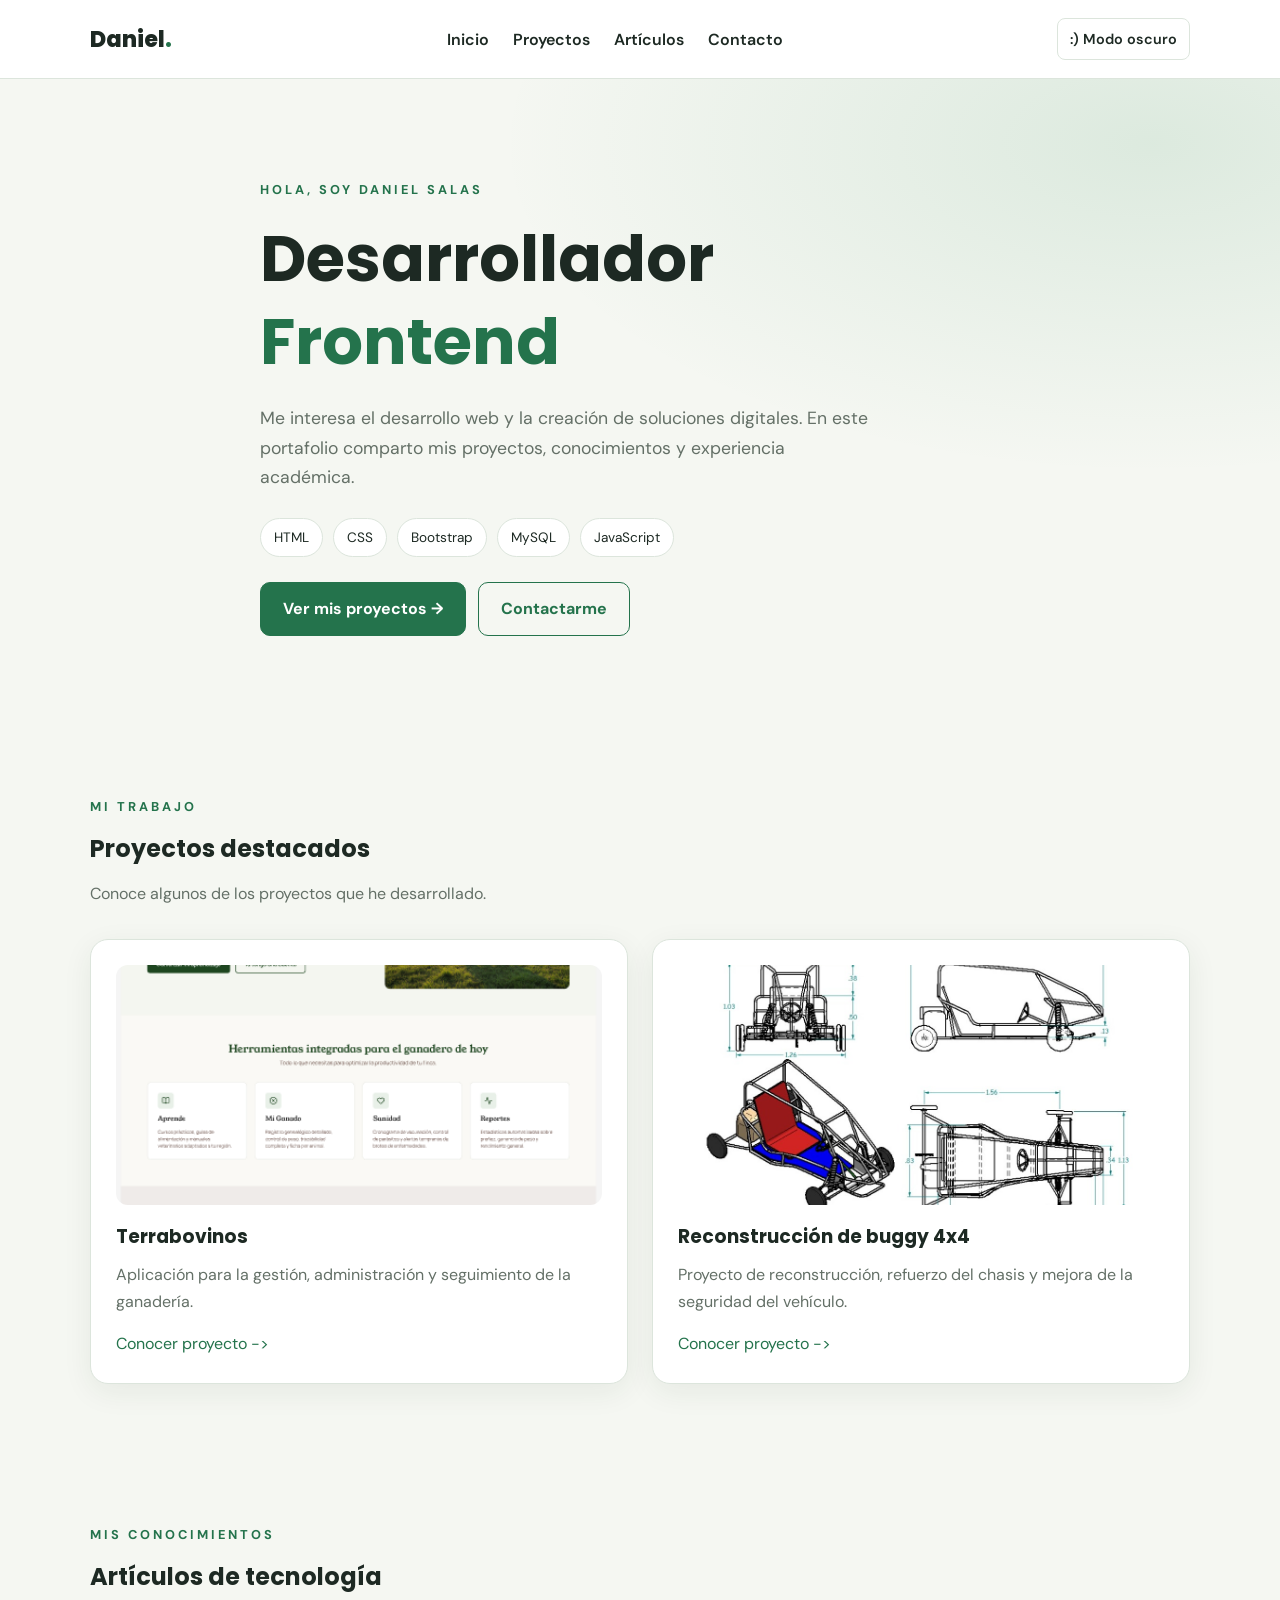
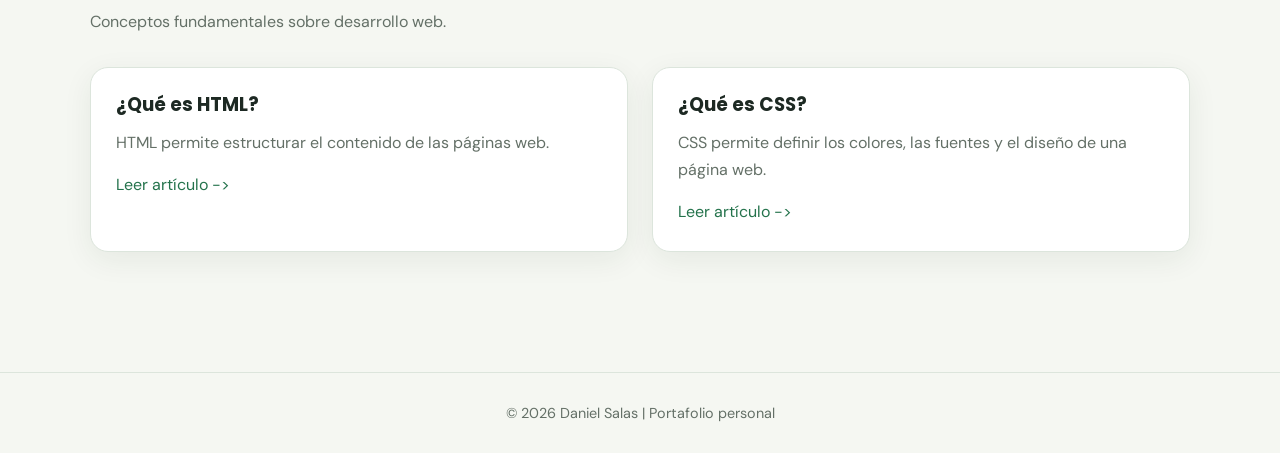
<file: index.html>
<!DOCTYPE html>
<html lang="es">

<head>
    <meta charset="UTF-8">
    <meta name="viewport" content="width=device-width, initial-scale=1.0">
    <meta name="description"
        content="Portafolio personal de Daniel Salas, desarrollador frontend con proyectos y experiencia académica.">
    <meta name="author" content="Daniel Salas">
    <meta name="keywords" content="Daniel Salas, frontend, HTML, CSS, Bootstrap, MySQL">
    <title>Daniel Salas | Frontend Developer</title>
    <link rel="icon" type="image/x-icon" href="favicon.ico">
    <link rel="stylesheet" href="assets/css/style.css">
</head>

<body>

    <header class="cabecera">
        <nav class="navegacion" aria-label="Navegación principal">

            <a class="nombre-sitio" href="index.html">
                Daniel<span>.</span>
            </a>

            <ul class="lista-navegacion">
                <li><a href="index.html">Inicio</a></li>
                <li><a href="assets/pages/proyectos.html">Proyectos</a></li>
                <li><a href="assets/pages/articulos.html">Artículos</a></li>
                <li><a href="assets/pages/contacto.html">Contacto</a></li>
            </ul>

            <input type="checkbox" id="cambiar-tema" class="control-tema">
            <label for="cambiar-tema" class="boton-tema">:) Modo oscuro</label>

        </nav>
    </header>

    <main>

        <section class="portada">
            <div class="contenedor contenido-portada">

                <p class="texto-destacado">Hola, soy Daniel Salas</p>

                <h1>Desarrollador <span>Frontend</span></h1>

                <p class="descripcion-portada">
                    Me interesa el desarrollo web y la creación de soluciones
                    digitales. En este portafolio comparto mis proyectos,
                    conocimientos y experiencia académica.
                </p>

                <div class="lista-etiquetas">
                    <span class="etiqueta">HTML</span>
                    <span class="etiqueta">CSS</span>
                    <span class="etiqueta">Bootstrap</span>
                    <span class="etiqueta">MySQL</span>
                    <span class="etiqueta">JavaScript</span>
                </div>

                <a class="boton" href="assets/pages/proyectos.html">
                    Ver mis proyectos →
                </a>

                <a class="boton boton-contorno" href="assets/pages/contacto.html">
                    Contactarme
                </a>

            </div>
        </section>

        <section class="seccion">
            <div class="contenedor">

                <div class="encabezado-seccion">
                    <p class="texto-destacado">Mi trabajo</p>
                    <h2>Proyectos destacados</h2>
                    <p>Conoce algunos de los proyectos que he desarrollado.</p>
                </div>

                <div class="cuadricula">

                    <article class="tarjeta">
                        <img src="assets/img/proyecto2.png" alt="Proyecto Terrabovinos">

                        <h3>Terrabovinos</h3>

                        <p>
                            Aplicación para la gestión, administración y
                            seguimiento de la ganadería.
                        </p>

                        <a href="assets/pages/proyectos.html">
                            Conocer proyecto ->
                        </a>
                    </article>

                    <article class="tarjeta">
                        <img src="assets/img/image.png" alt="Vehículo buggy 4x4">

                        <h3>Reconstrucción de buggy 4x4</h3>

                        <p>
                            Proyecto de reconstrucción, refuerzo del chasis
                            y mejora de la seguridad del vehículo.
                        </p>

                        <a href="assets/pages/proyectos.html">
                            Conocer proyecto ->
                        </a>
                    </article>
                </div>
            </div>
        </section>

        <section class="seccion">
            <div class="contenedor">

                <div class="encabezado-seccion">
                    <p class="texto-destacado">Mis conocimientos</p>
                    <h2>Artículos de tecnología</h2>
                    <p>Conceptos fundamentales sobre desarrollo web.</p>
                </div>
                <div class="cuadricula">
                    <article class="tarjeta">
                        <h3>¿Qué es HTML?</h3>
                        <p>
                            HTML permite estructurar el contenido de
                            las páginas web.
                        </p>
                        <a href="assets/pages/articulos.html">
                            Leer artículo ->
                        </a>
                    </article>

                    <article class="tarjeta">
                        <h3>¿Qué es CSS?</h3>
                        <p>
                            CSS permite definir los colores, las fuentes
                            y el diseño de una página web.
                        </p>
                        <a href="assets/pages/articulos.html">
                            Leer artículo ->
                        </a>
                    </article>
                </div>
            </div>
        </section>

    </main>

    <footer>
        <div class="contenedor">
            <p>© 2026 Daniel Salas | Portafolio personal</p>
        </div>
    </footer>

</body>

</html>
</file>
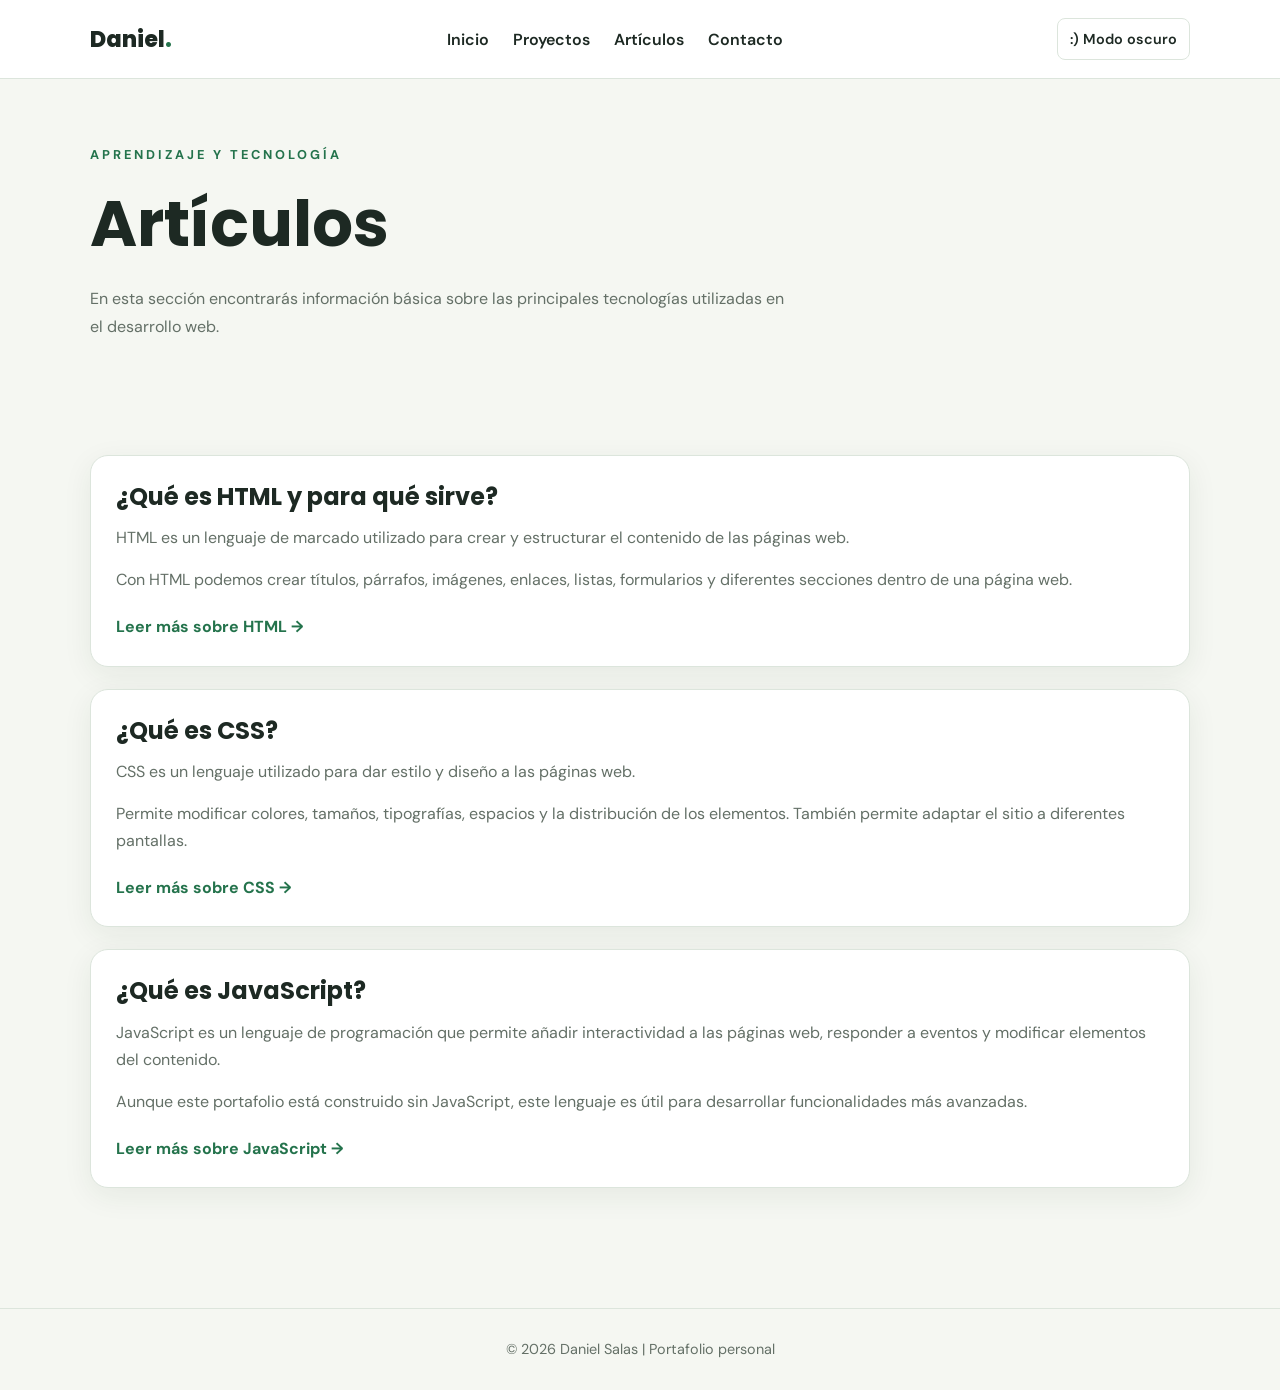
<file: assets/pages/articulos.html>
<!DOCTYPE html>
<html lang="es">

<head>
    <meta charset="UTF-8">
    <meta name="viewport" content="width=device-width, initial-scale=1.0">
    <meta name="description"
        content="Portafolio personal de Daniel Salas, desarrollador frontend con proyectos y experiencia académica.">
    <meta name="author" content="Daniel Salas">
    <meta name="keywords" content="Daniel Salas, frontend, HTML, CSS, Bootstrap, MySQL">
    <title>Daniel Salas | Articulos</title>
    <link rel="icon" type="image/x-icon" href="../../favicon.ico">
    <link rel="stylesheet" href="../css/style.css">
</head>

<body>

    <header class="cabecera">
        <nav class="navegacion" aria-label="Navegación principal">

            <a class="nombre-sitio" href="../../index.html">
                Daniel<span>.</span>
            </a>

            <ul class="lista-navegacion">
                <li><a href="../../index.html">Inicio</a></li>
                <li><a href="proyectos.html">Proyectos</a></li>
                <li><a href="articulos.html">Artículos</a></li>
                <li><a href="contacto.html">Contacto</a></li>
            </ul>

            <input type="checkbox" id="cambiar-tema" class="control-tema">
            <label for="cambiar-tema" class="boton-tema">:) Modo oscuro</label>

        </nav>
    </header>

    <main class="contenedor">

        <section class="encabezado-pagina">
            <p class="texto-destacado">Aprendizaje y tecnología</p>
            <h1>Artículos</h1>
            <p>
                En esta sección encontrarás información básica sobre
                las principales tecnologías utilizadas en el desarrollo web.
            </p>
        </section>

        <section class="seccion">

            <article class="tarjeta articulo">
                <h2>¿Qué es HTML y para qué sirve?</h2>

                <p>
                    HTML es un lenguaje de marcado utilizado para crear
                    y estructurar el contenido de las páginas web.
                </p>

                <p>
                    Con HTML podemos crear títulos, párrafos, imágenes,
                    enlaces, listas, formularios y diferentes secciones
                    dentro de una página web.
                </p>

                <a href="https://developer.mozilla.org/es/docs/Web/HTML" target="_blank" rel="noopener noreferrer">
                    Leer más sobre HTML →
                </a>
            </article>

            <article class="tarjeta articulo">
                <h2>¿Qué es CSS?</h2>

                <p>
                    CSS es un lenguaje utilizado para dar estilo y diseño
                    a las páginas web.
                </p>

                <p>
                    Permite modificar colores, tamaños, tipografías,
                    espacios y la distribución de los elementos.
                    También permite adaptar el sitio a diferentes pantallas.
                </p>

                <a href="https://developer.mozilla.org/es/docs/Web/CSS" target="_blank" rel="noopener noreferrer">
                    Leer más sobre CSS →
                </a>
            </article>

            <article class="tarjeta articulo">
                <h2>¿Qué es JavaScript?</h2>

                <p>
                    JavaScript es un lenguaje de programación que permite
                    añadir interactividad a las páginas web, responder
                    a eventos y modificar elementos del contenido.
                </p>

                <p>
                    Aunque este portafolio está construido sin JavaScript,
                    este lenguaje es útil para desarrollar funcionalidades
                    más avanzadas.
                </p>

                <a href="https://developer.mozilla.org/es/docs/Web/JavaScript" target="_blank"
                    rel="noopener noreferrer">
                    Leer más sobre JavaScript →
                </a>
            </article>

        </section>

    </main>

    <footer>
        <div class="contenedor">
            <p>© 2026 Daniel Salas | Portafolio personal</p>
        </div>
    </footer>

</body>

</html>
</file>
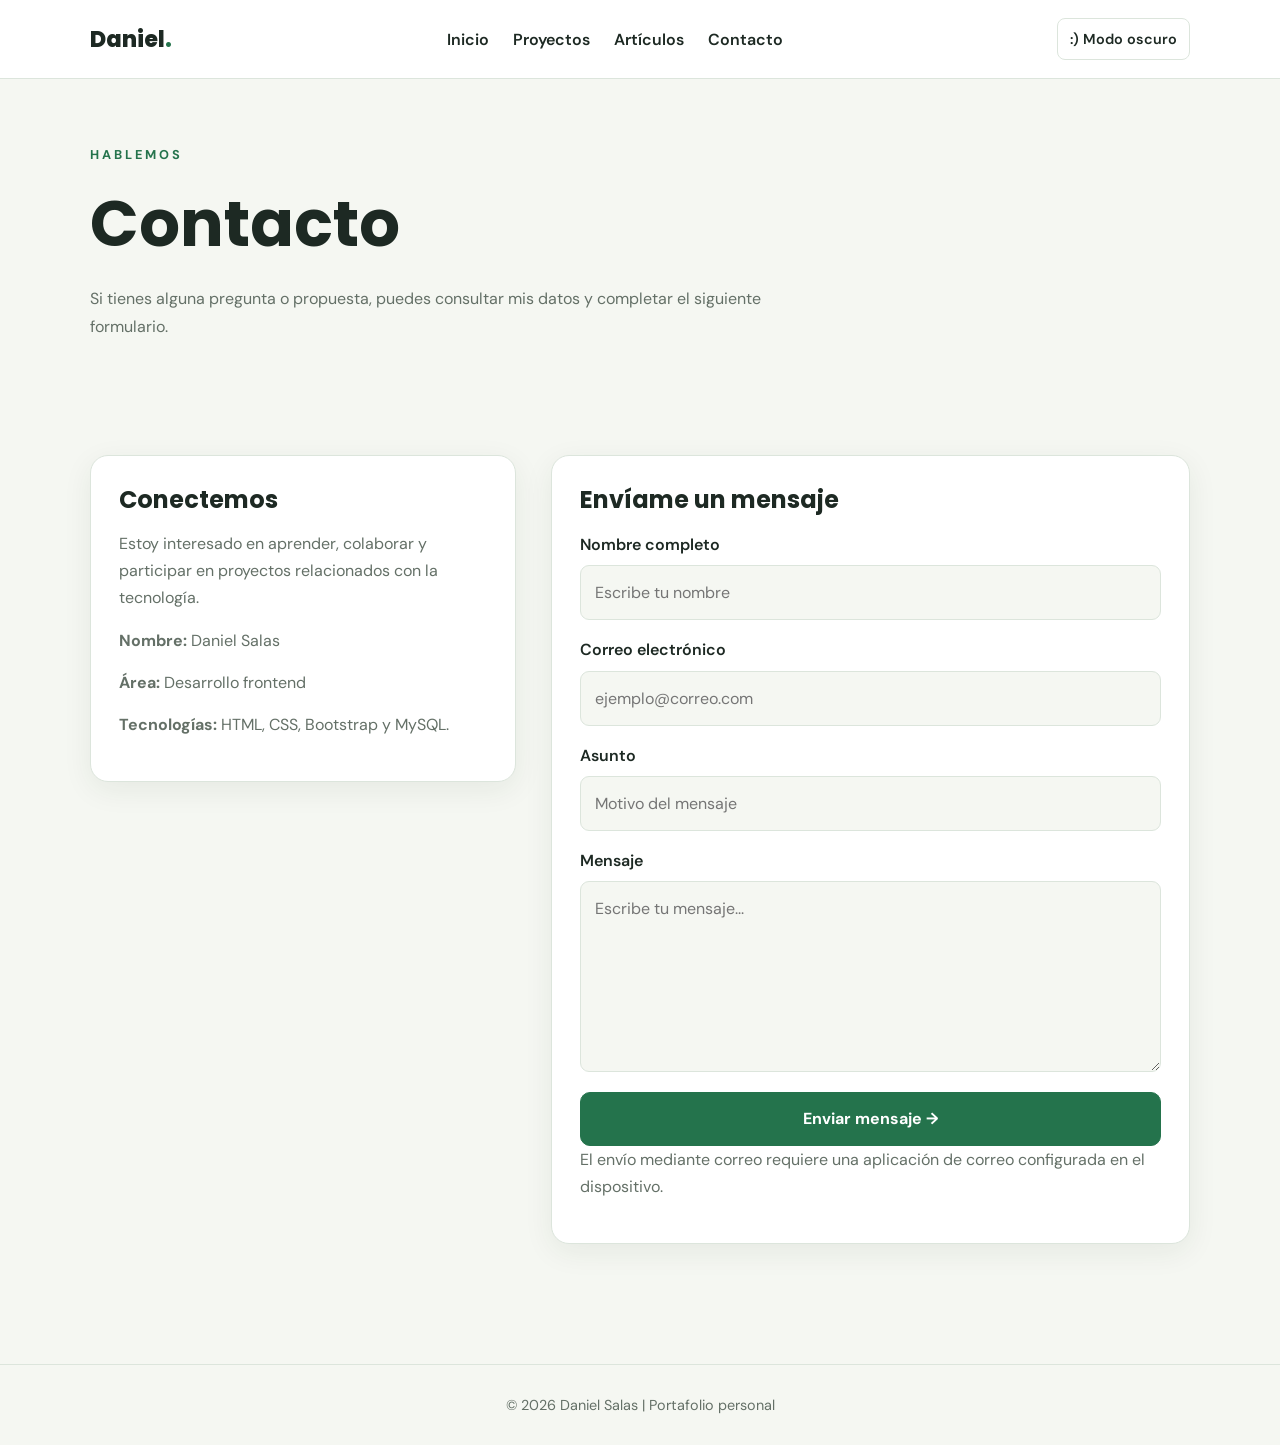
<file: assets/pages/contacto.html>
<!DOCTYPE html>
<html lang="es">

<head>
    <meta charset="UTF-8">
    <meta name="viewport" content="width=device-width, initial-scale=1.0">
    <meta name="description"
        content="Portafolio personal de Daniel Salas, desarrollador frontend con proyectos y experiencia académica.">
    <meta name="author" content="Daniel Salas">
    <meta name="keywords" content="Daniel Salas, frontend, HTML, CSS, Bootstrap, MySQL">
    <title>Daniel Salas | Contacto</title>
    <link rel="icon" type="image/x-icon" href="../../favicon.ico">
    <link rel="stylesheet" href="../css/style.css">
</head>

<body>

    <header class="cabecera">
        <nav class="navegacion" aria-label="Navegación principal">

            <a class="nombre-sitio" href="../../index.html">
                Daniel<span>.</span>
            </a>

            <ul class="lista-navegacion">
                <li><a href="../../index.html">Inicio</a></li>
                <li><a href="proyectos.html">Proyectos</a></li>
                <li><a href="articulos.html">Artículos</a></li>
                <li><a href="contacto.html">Contacto</a></li>
            </ul>

            <input type="checkbox" id="cambiar-tema" class="control-tema">
            <label for="cambiar-tema" class="boton-tema">:) Modo oscuro</label>

        </nav>
    </header>

    </nav>
    </header>

    <main class="contenedor">

        <section class="encabezado-pagina">
            <p class="texto-destacado">Hablemos</p>
            <h1>Contacto</h1>
            <p>
                Si tienes alguna pregunta o propuesta, puedes consultar
                mis datos y completar el siguiente formulario.
            </p>
        </section>

        <section class="seccion">
            <div class="distribucion-contacto">

                <aside class="informacion-contacto">
                    <h2>Conectemos</h2>

                    <p>
                        Estoy interesado en aprender, colaborar y participar
                        en proyectos relacionados con la tecnología.
                    </p>

                    <p>
                        <strong>Nombre:</strong> Daniel Salas
                    </p>

                    <p>
                        <strong>Área:</strong> Desarrollo frontend
                    </p>

                    <p>
                        <strong>Tecnologías:</strong>
                        HTML, CSS, Bootstrap y MySQL.
                    </p>
                </aside>

                <form class="formulario-contacto" action="mailto:tu-correo@ejemplo.com" method="post"
                    enctype="text/plain">

                    <h2>Envíame un mensaje</h2>

                    <label for="nombre">Nombre completo</label>
                    <input type="text" id="nombre" name="nombre" placeholder="Escribe tu nombre" autocomplete="name"
                        required>

                    <label for="email">Correo electrónico</label>
                    <input type="email" id="email" name="email" placeholder="ejemplo@correo.com" autocomplete="email"
                        required>

                    <label for="asunto">Asunto</label>
                    <input type="text" id="asunto" name="asunto" placeholder="Motivo del mensaje" required>

                    <label for="comentario">Mensaje</label>
                    <textarea id="comentario" name="comentario" rows="6" placeholder="Escribe tu mensaje..."
                        required></textarea>

                    <button class="boton" type="submit">
                        Enviar mensaje →
                    </button>

                    <p>
                        El envío mediante correo requiere una aplicación
                        de correo configurada en el dispositivo.
                    </p>

                </form>

            </div>
        </section>

    </main>

    <footer>
        <div class="contenedor">
            <p>© 2026 Daniel Salas | Portafolio personal</p>
        </div>
    </footer>

</body>

</html>
</file>
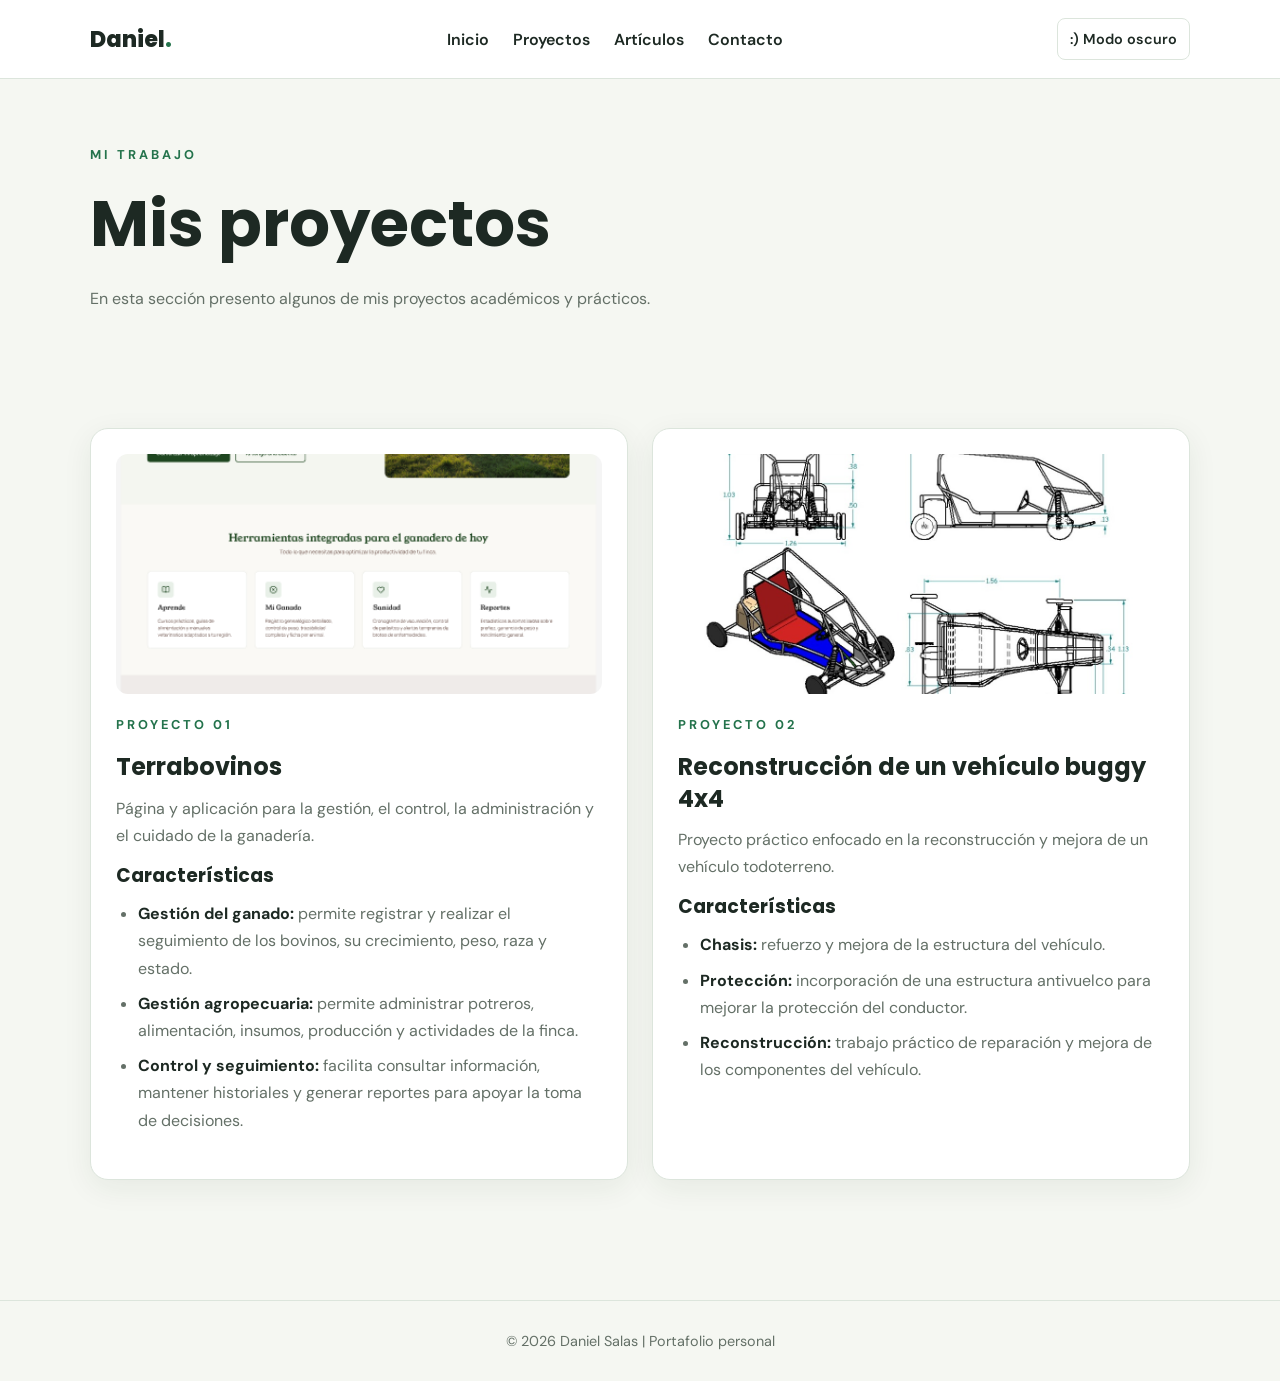
<file: assets/pages/proyectos.html>
<!DOCTYPE html>
<html lang="es">

<head>
    <meta charset="UTF-8">
    <meta name="viewport" content="width=device-width, initial-scale=1.0">
    <meta name="description"
        content="Portafolio personal de Daniel Salas, desarrollador frontend con proyectos y experiencia académica.">
    <meta name="author" content="Daniel Salas">
    <meta name="keywords" content="Daniel Salas, frontend, HTML, CSS, Bootstrap, MySQL">
    <title>Daniel Salas | Proyectos</title>
    <link rel="icon" type="image/x-icon" href="../../favicon.ico">
    <link rel="stylesheet" href="../css/style.css">
</head>

<body>

    <header class="cabecera">
        <nav class="navegacion" aria-label="Navegación principal">

            <a class="nombre-sitio" href="../../index.html">
                Daniel<span>.</span>
            </a>

            <ul class="lista-navegacion">
                <li><a href="../../index.html">Inicio</a></li>
                <li><a href="proyectos.html">Proyectos</a></li>
                <li><a href="articulos.html">Artículos</a></li>
                <li><a href="contacto.html">Contacto</a></li>
            </ul>

            <input type="checkbox" id="cambiar-tema" class="control-tema">
            <label for="cambiar-tema" class="boton-tema">:) Modo oscuro</label>

        </nav>
    </header>

    <main class="contenedor">

        <section class="encabezado-pagina">
            <p class="texto-destacado">Mi trabajo</p>
            <h1>Mis proyectos</h1>
            <p>
                En esta sección presento algunos de mis proyectos
                académicos y prácticos.
            </p>
        </section>

        <section class="seccion">
            <div class="cuadricula">

                <article class="tarjeta">
                    <img src="../img/proyecto2.png" alt="Proyecto de gestión ganadera Terrabovinos">

                    <p class="texto-destacado">Proyecto 01</p>
                    <h2>Terrabovinos</h2>

                    <p>
                        Página y aplicación para la gestión, el control,
                        la administración y el cuidado de la ganadería.
                    </p>

                    <h3>Características</h3>

                    <ul>
                        <li>
                            <strong>Gestión del ganado:</strong>
                            permite registrar y realizar el seguimiento
                            de los bovinos, su crecimiento, peso, raza y estado.
                        </li>

                        <li>
                            <strong>Gestión agropecuaria:</strong>
                            permite administrar potreros, alimentación,
                            insumos, producción y actividades de la finca.
                        </li>

                        <li>
                            <strong>Control y seguimiento:</strong>
                            facilita consultar información, mantener historiales
                            y generar reportes para apoyar la toma de decisiones.
                        </li>
                    </ul>
                </article>

                <article class="tarjeta">
                    <img src="../img/image.png" alt="Reconstrucción de un vehículo buggy 4x4">

                    <p class="texto-destacado">Proyecto 02</p>
                    <h2>Reconstrucción de un vehículo buggy 4x4</h2>

                    <p>
                        Proyecto práctico enfocado en la reconstrucción
                        y mejora de un vehículo todoterreno.
                    </p>

                    <h3>Características</h3>

                    <ul>
                        <li>
                            <strong>Chasis:</strong>
                            refuerzo y mejora de la estructura del vehículo.
                        </li>

                        <li>
                            <strong>Protección:</strong>
                            incorporación de una estructura antivuelco
                            para mejorar la protección del conductor.
                        </li>

                        <li>
                            <strong>Reconstrucción:</strong>
                            trabajo práctico de reparación y mejora
                            de los componentes del vehículo.
                        </li>
                    </ul>
                </article>

            </div>
        </section>

    </main>

    <footer>
        <div class="contenedor">
            <p>© 2026 Daniel Salas | Portafolio personal</p>
        </div>
    </footer>

</body>

</html>

</html>
</file>
<file: assets/css/style.css>
@import url('https://fonts.googleapis.com/css2?family=DM+Sans:wght@400;500;600;700&family=Poppins:wght@400;500;600;700;800&display=swap');

:root {
    color-scheme: light;
    --fondo: #f5f7f2;
    --superficie: #ffffff;
    --texto: #1d2923;
    --texto-secundario: #647067;
    --color-principal: #24734c;
    --color-principal-hover: #185638;
    --borde: #dce5dc;
    --fondo-cabecera: rgba(255, 255, 255, 0.94);
    --sombra: 0 8px 30px rgba(22, 50, 32, 0.07);
}

body:has(#cambiar-tema:checked) {
    color-scheme: dark;
    --fondo: #111914;
    --superficie: #1b2720;
    --texto: #edf5ee;
    --texto-secundario: #a7b8aa;
    --color-principal: #78d5a0;
    --color-principal-hover: #9be7b8;
    --borde: #34463a;
    --fondo-cabecera: rgba(17, 25, 20, 0.96);
    --sombra: 0 8px 30px rgba(0, 0, 0, 0.2);
}

* {
    margin: 0;
    padding: 0;
    box-sizing: border-box;
}

html {
    scroll-behavior: smooth;
    scroll-padding-top: 100px;
}

body {
    font-family: 'DM Sans', sans-serif;
    background: var(--fondo);
    color: var(--texto);
    line-height: 1.7;
    transition: background 0.3s, color 0.3s;
}

h1,
h2,
h3 {
    font-family: 'Poppins', sans-serif;
    line-height: 1.3;
}

h1 {
    font-size: clamp(2.2rem, 5vw, 4rem);
    margin-bottom: 20px;
}

h2 {
    margin-bottom: 15px;
}

h3 {
    margin-bottom: 12px;
}

p {
    color: var(--texto-secundario);
    margin-bottom: 15px;
}

a {
    color: var(--color-principal);
    text-decoration: none;
    transition: color 0.2s;
}

a:hover {
    color: var(--color-principal-hover);
}

img {
    display: block;
    max-width: 100%;
}

.contenedor {
    width: min(1100px, 90%);
    margin-inline: auto;
}

.cabecera {
    background: var(--fondo-cabecera);
    border-bottom: 1px solid var(--borde);
    position: sticky;
    top: 0;
    z-index: 100;
    backdrop-filter: blur(12px);
}

.navegacion {
    display: flex;
    align-items: center;
    justify-content: space-between;
    gap: 24px;
    flex-wrap: wrap;
    max-width: 1100px;
    width: 90%;
    margin: 0 auto;
    padding: 18px 0;
}

.nombre-sitio {
    font-family: 'Poppins', sans-serif;
    font-size: 1.4rem;
    font-weight: 800;
    color: var(--texto);
    text-decoration: none;
    white-space: nowrap;
}

.nombre-sitio span {
    color: var(--color-principal);
}

.lista-navegacion {
    display: flex;
    flex-direction: row;
    align-items: center;
    flex-wrap: wrap;
    gap: 24px;
    list-style: none;
}

.lista-navegacion a {
    color: var(--texto);
    text-decoration: none;
    font-weight: 600;
}

.lista-navegacion a:hover,
.lista-navegacion a.activo {
    color: var(--color-principal);
}

.lista-navegacion a.activo {
    text-decoration: underline;
    text-underline-offset: 6px;
}

.boton-tema {
    display: inline-block;
    cursor: pointer;
    padding: 8px 12px;
    border: 1px solid var(--borde);
    border-radius: 8px;
    color: var(--texto);
    background: var(--superficie);
    font-family: 'DM Sans', sans-serif;
    font-size: 0.9rem;
    font-weight: 600;
    white-space: nowrap;
    transition: background 0.2s, color 0.2s;
}

.boton-tema:hover {
    background: var(--fondo);
}

.control-tema {
    position: absolute;
    width: 1px;
    height: 1px;
    overflow: hidden;
    clip-path: inset(50%);
    white-space: nowrap;
}

.control-tema:focus-visible+.boton-tema {
    outline: 2px solid var(--color-principal);
    outline-offset: 4px;
}

.portada {
    padding: 100px 0 90px;
    background: radial-gradient(ellipse at 90% 10%,
            rgba(54, 145, 91, 0.13),
            transparent 40%);
}

.contenido-portada {
    max-width: 760px;
}

.texto-destacado {
    color: var(--color-principal);
    text-transform: uppercase;
    letter-spacing: 3px;
    font-size: 0.8rem;
    font-weight: 700;
    margin-bottom: 16px;
}

.portada h1 span {
    color: var(--color-principal);
}

.descripcion-portada {
    font-size: 1.1rem;
    max-width: 620px;
}

.lista-etiquetas {
    display: flex;
    flex-wrap: wrap;
    gap: 10px;
    margin: 25px 0;
}

.etiqueta {
    padding: 7px 13px;
    border: 1px solid var(--borde);
    background: var(--superficie);
    border-radius: 30px;
    font-size: 0.85rem;
    color: var(--texto);
}

.boton {
    display: inline-block;
    padding: 12px 22px;
    border: 1px solid var(--color-principal);
    border-radius: 10px;
    background: var(--color-principal);
    color: #ffffff;
    font: inherit;
    font-weight: 700;
    cursor: pointer;
    transition: transform 0.2s, opacity 0.2s;
}

.boton:hover {
    color: #ffffff;
    opacity: 0.9;
    transform: translateY(-2px);
}

.boton-contorno {
    background: transparent;
    color: var(--color-principal);
    border: 1px solid var(--color-principal);
    margin-left: 8px;
}

.boton-contorno:hover {
    color: var(--color-principal);
    background: var(--superficie);
}

.seccion {
    padding: 70px 0;
}

.encabezado-seccion {
    margin-bottom: 32px;
}

.encabezado-seccion p {
    max-width: 650px;
}

.encabezado-pagina {
    padding: 65px 0 30px;
}

.encabezado-pagina p {
    max-width: 700px;
}

.cuadricula {
    display: grid;
    grid-template-columns: repeat(2, minmax(0, 1fr));
    gap: 24px;
}

.tarjeta {
    min-width: 0;
    padding: 25px;
    background: var(--superficie);
    border: 1px solid var(--borde);
    border-radius: 18px;
    box-shadow: var(--sombra);
}

.tarjeta h2,
.tarjeta h3 {
    margin-bottom: 12px;
}

.tarjeta img {
    width: 100%;
    height: 240px;
    object-fit: cover;
    border-radius: 12px;
    margin-bottom: 20px;
}

.tarjeta ul {
    padding-left: 22px;
    color: var(--texto-secundario);
    margin: 12px 0 20px;
}

.tarjeta li {
    margin-bottom: 8px;
}

.tarjeta strong {
    color: var(--texto);
}

.articulo+.articulo {
    margin-top: 22px;
}

.articulo a {
    display: inline-block;
    margin-top: 5px;
    font-weight: 700;
}

.distribucion-contacto {
    display: grid;
    grid-template-columns: 0.8fr 1.2fr;
    gap: 35px;
    align-items: start;
}

.informacion-contacto,
.formulario-contacto {
    min-width: 0;
    padding: 28px;
    background: var(--superficie);
    border: 1px solid var(--borde);
    border-radius: 18px;
    box-shadow: var(--sombra);
}

.formulario-contacto label {
    display: block;
    margin: 16px 0 7px;
    font-weight: 600;
    color: var(--texto);
}

.formulario-contacto input,
.formulario-contacto textarea {
    display: block;
    width: 100%;
    padding: 13px 14px;
    border: 1px solid var(--borde);
    border-radius: 9px;
    background: var(--fondo);
    color: var(--texto);
    font: inherit;
    outline: none;
}

.formulario-contacto input:focus,
.formulario-contacto textarea:focus {
    border-color: var(--color-principal);
    box-shadow: 0 0 0 3px rgba(36, 115, 76, 0.12);
}

.formulario-contacto textarea {
    min-height: 140px;
    resize: vertical;
}

.formulario-contacto .boton {
    width: 100%;
    margin-top: 20px;
}

footer {
    padding: 28px 0;
    margin-top: 50px;
    border-top: 1px solid var(--borde);
    text-align: center;
}

footer p {
    margin: 0;
    font-size: 0.9rem;
}

@media (max-width: 850px) {
    .navegacion {
        gap: 16px;
    }

    .lista-navegacion {
        gap: 16px;
    }

    .cuadricula {
        grid-template-columns: repeat(2, minmax(0, 1fr));
    }

    .distribucion-contacto {
        grid-template-columns: 1fr;
    }

    .portada {
        padding: 75px 0;
    }
}

@media (max-width: 600px) {
    .contenedor {
        width: 92%;
    }

    .navegacion {
        justify-content: center;
        gap: 14px;
        padding: 16px 0;
    }

    .nombre-sitio {
        width: 100%;
        text-align: center;
    }

    .lista-navegacion {
        width: 100%;
        justify-content: center;
        gap: 10px 18px;
    }

    .lista-navegacion a {
        font-size: 0.9rem;
    }

    .boton-tema {
        font-size: 0.85rem;
    }

    .portada {
        padding: 60px 0;
    }

    .seccion {
        padding: 48px 0;
    }

    .cuadricula {
        grid-template-columns: 1fr;
    }

    .tarjeta,
    .informacion-contacto,
    .formulario-contacto {
        padding: 20px;
    }

    .tarjeta img {
        height: 210px;
    }

    .boton-contorno {
        margin: 12px 0 0;
    }
}
</file>
